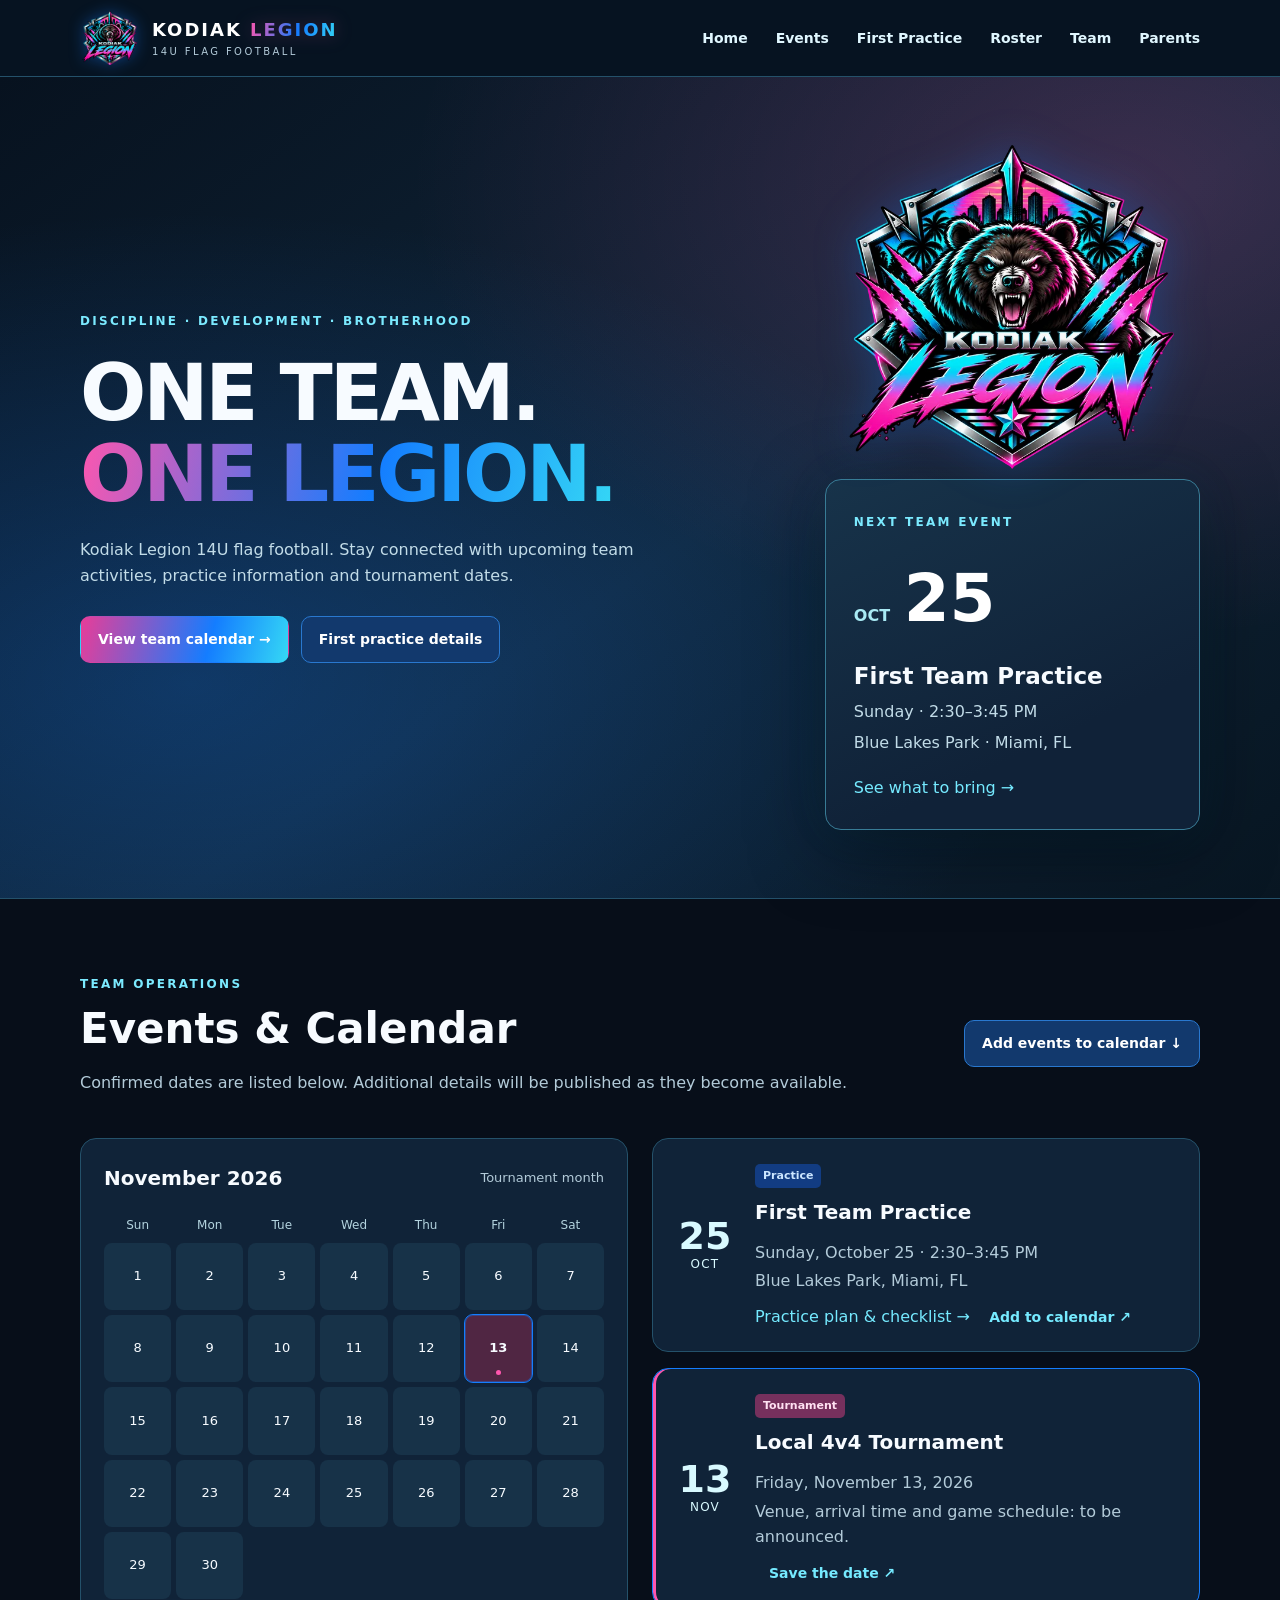
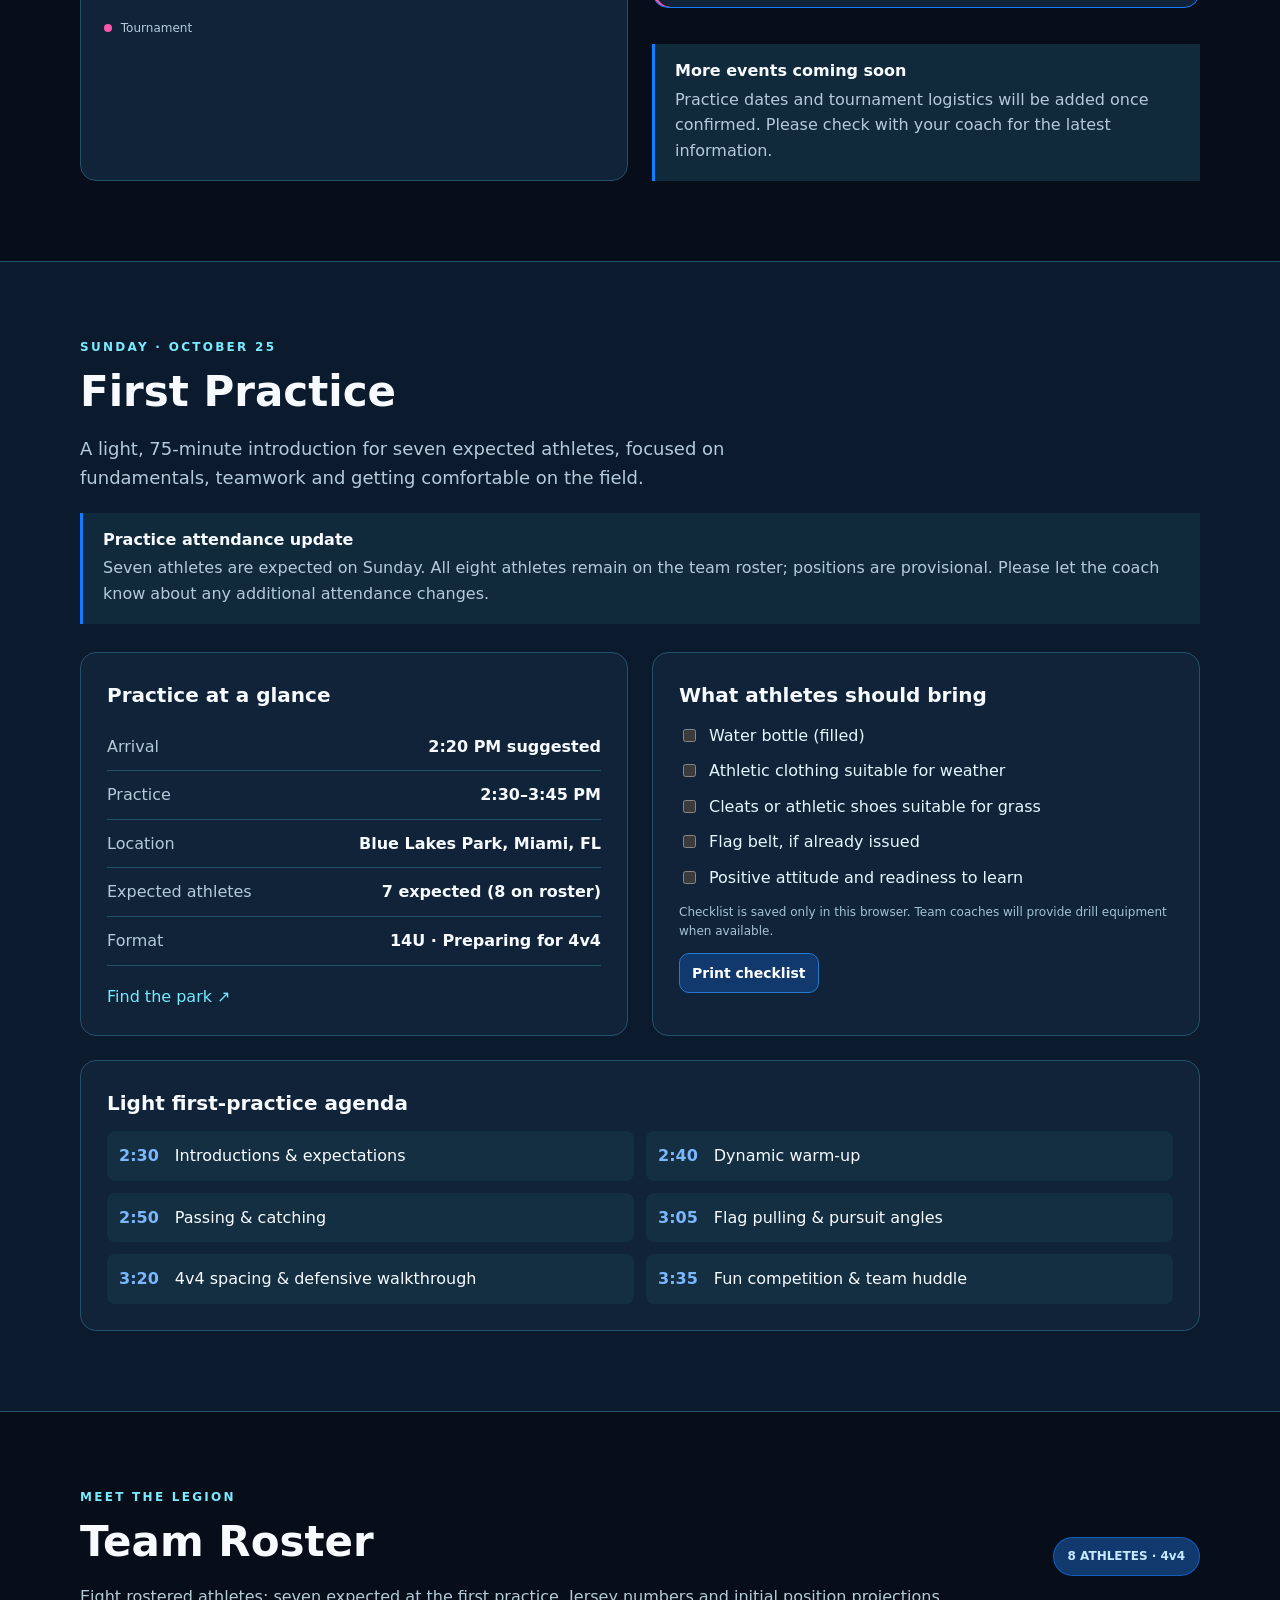
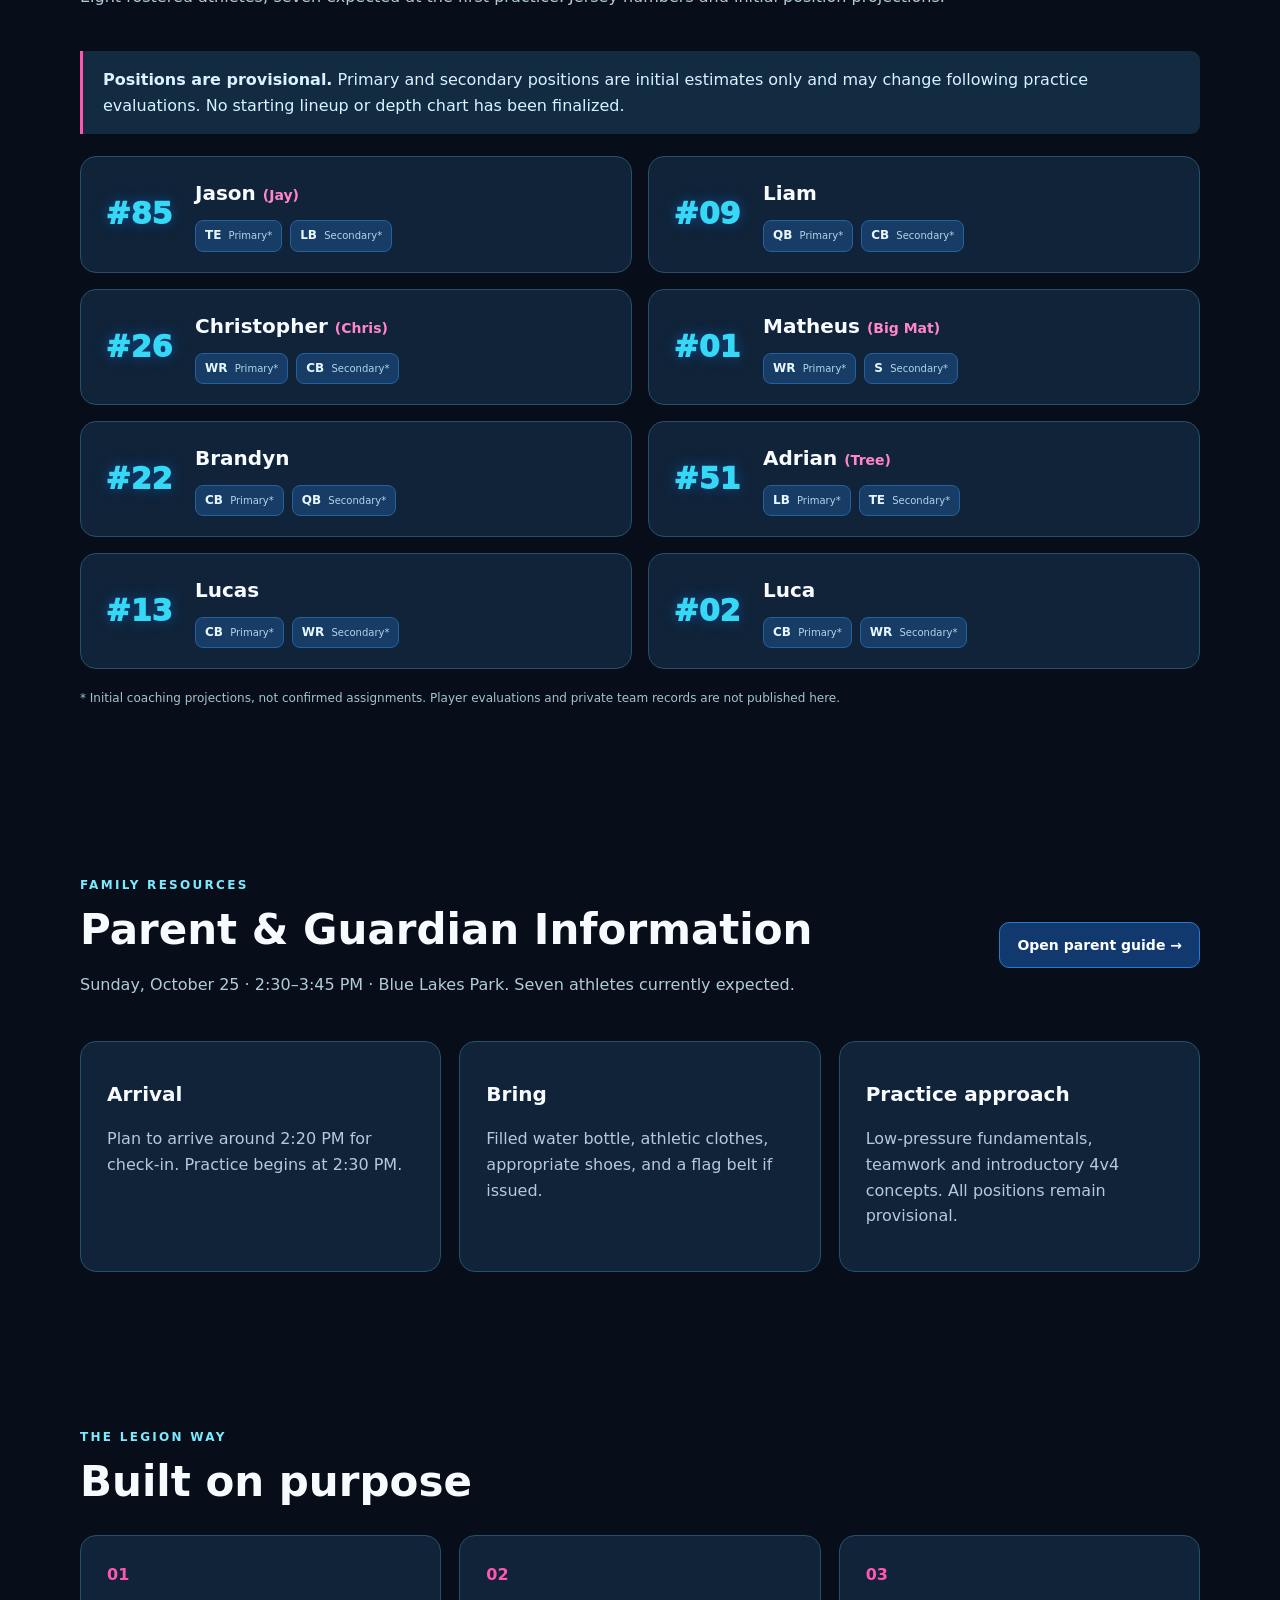
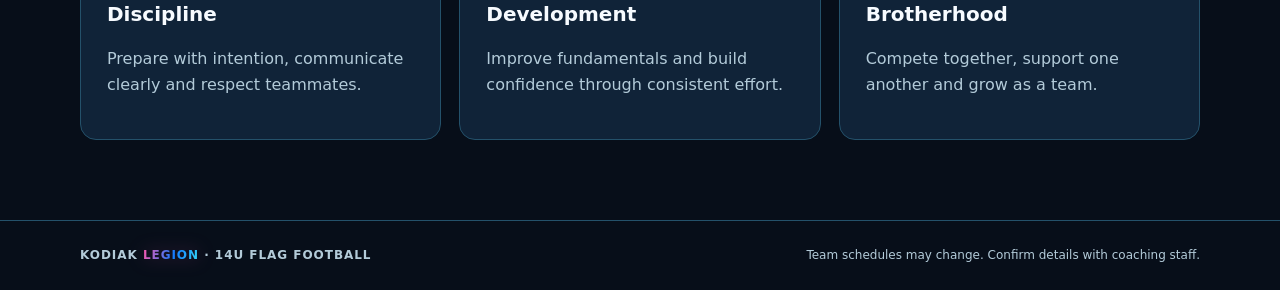
<file: index.html>
<!DOCTYPE html>
<html lang="en"><head><meta charset="utf-8"/><meta content="width=device-width,initial-scale=1" name="viewport"/><meta content="#071522" name="theme-color"/><meta content="Kodiak Legion 14U flag football team events, practice details and tournament schedule." name="description"/><title>Kodiak Legion | Team Hub</title><link href="assets/kodiak-legion-crest.png" rel="icon" type="image/png"/><meta content="assets/kodiak-legion-crest.png" property="og:image"/><link href="assets/style.css" rel="stylesheet"/></head><body>
<header class="site-header"><div class="wrap topbar"><a aria-label="Kodiak Legion home" class="brand" href="#home"><img alt="Kodiak Legion bear shield logo" class="brand-logo" height="55" src="assets/kodiak-legion-crest.png" width="60"/><span><strong>KODIAK <em>LEGION</em></strong><small>14U FLAG FOOTBALL</small></span></a><button aria-controls="nav" aria-expanded="false" class="menu" id="menu">☰ Menu</button><nav id="nav"><a href="#home">Home</a><a href="#events">Events</a><a href="#practice">First Practice</a><a href="#roster">Roster</a><a href="#about">Team</a><a href="parents.html">Parents</a></nav></div></header>
<main id="home"><section class="hero"><div class="wrap hero-grid"><div><div class="eyebrow">DISCIPLINE · DEVELOPMENT · BROTHERHOOD</div><h1>ONE TEAM.<br/><span>ONE LEGION.</span></h1><p>Kodiak Legion 14U flag football. Stay connected with upcoming team activities, practice information and tournament dates.</p><div class="actions"><a class="btn primary" href="#events">View team calendar →</a><a class="btn secondary" href="#practice">First practice details</a></div></div><div class="hero-right"><img alt="Kodiak Legion neon Miami Vice bear crest" class="hero-crest" src="assets/kodiak-legion-crest-hero.webp"/><div class="hero-panel"><span class="kicker">NEXT TEAM EVENT</span><div class="date-big">OCT <strong>25</strong></div><h2>First Team Practice</h2><p>Sunday · 2:30–3:45 PM</p><p>Blue Lakes Park · Miami, FL</p><a href="#practice">See what to bring →</a></div></div></div></section>
<section class="wrap section" id="events"><div class="section-head"><div><div class="eyebrow">TEAM OPERATIONS</div><h2>Events &amp; Calendar</h2><p>Confirmed dates are listed below. Additional details will be published as they become available.</p></div><button class="btn secondary" id="all-ics">Add events to calendar ↓</button></div><div class="calendar-layout"><div class="calendar card"><div class="cal-heading"><h3>November 2026</h3><span class="muted">Tournament month</span></div><div class="weekdays"><span>Sun</span><span>Mon</span><span>Tue</span><span>Wed</span><span>Thu</span><span>Fri</span><span>Sat</span></div><div aria-label="November 2026 calendar" class="days" id="calendar-grid"></div><div class="legend"><span><i class="dot tournament"></i> Tournament</span></div></div><div class="event-list"><article class="event card"><div class="event-date"><b>25</b><span>OCT</span></div><div><span class="tag">Practice</span><h3>First Team Practice</h3><p>Sunday, October 25 · 2:30–3:45 PM</p><p>Blue Lakes Park, Miami, FL</p><a href="#practice">Practice plan &amp; checklist →</a> <button class="text-button" data-ics="practice">Add to calendar ↗</button></div></article><article class="event card featured"><div class="event-date"><b>13</b><span>NOV</span></div><div><span class="tag orange">Tournament</span><h3>Local 4v4 Tournament</h3><p>Friday, November 13, 2026</p><p>Venue, arrival time and game schedule: to be announced.</p><button class="text-button" data-ics="tournament">Save the date ↗</button></div></article><div class="notice"><strong>More events coming soon</strong><p>Practice dates and tournament logistics will be added once confirmed. Please check with your coach for the latest information.</p></div></div></div></section>
<section class="section band" id="practice"><div class="wrap"><div class="eyebrow">SUNDAY · OCTOBER 25</div><h2>First Practice</h2><p class="lead">A light, 75-minute introduction for seven expected athletes, focused on fundamentals, teamwork and getting comfortable on the field.</p><div class="notice"><strong>Practice attendance update</strong><p>Seven athletes are expected on Sunday. All eight athletes remain on the team roster; positions are provisional. Please let the coach know about any additional attendance changes.</p></div><div class="practice-grid"><div class="card padded"><h3>Practice at a glance</h3><dl><div><dt>Arrival</dt><dd>2:20 PM suggested</dd></div><div><dt>Practice</dt><dd>2:30–3:45 PM</dd></div><div><dt>Location</dt><dd>Blue Lakes Park, Miami, FL</dd></div><div><dt>Expected athletes</dt><dd>7 expected (8 on roster)</dd></div><div><dt>Format</dt><dd>14U · Preparing for 4v4</dd></div></dl><a href="https://www.google.com/maps/search/?api=1&amp;query=Blue+Lakes+Park+Miami+FL" rel="noopener" target="_blank">Find the park ↗</a></div><div class="card padded"><h3>What athletes should bring</h3><div class="checklist" id="checklist"></div><p class="fine">Checklist is saved only in this browser. Team coaches will provide drill equipment when available.</p><button class="btn secondary small" id="print">Print checklist</button></div></div><div class="card padded agenda"><h3>Light first-practice agenda</h3><div class="agenda-grid"><div><b>2:30</b><span>Introductions &amp; expectations</span></div><div><b>2:40</b><span>Dynamic warm-up</span></div><div><b>2:50</b><span>Passing &amp; catching</span></div><div><b>3:05</b><span>Flag pulling &amp; pursuit angles</span></div><div><b>3:20</b><span>4v4 spacing &amp; defensive walkthrough</span></div><div><b>3:35</b><span>Fun competition &amp; team huddle</span></div></div></div></div></section>
<section class="wrap section" id="roster"><div class="section-head"><div><div class="eyebrow">MEET THE LEGION</div><h2>Team Roster</h2><p>Eight rostered athletes; seven expected at the first practice. Jersey numbers and initial position projections.</p></div><span class="roster-pill">8 ATHLETES · 4v4</span></div><div class="roster-notice"><strong>Positions are provisional.</strong> Primary and secondary positions are initial estimates only and may change following practice evaluations. No starting lineup or depth chart has been finalized.</div><div class="roster-grid"><article class="roster-card card"><div class="roster-number">#85</div><div class="roster-person"><h3>Jason <span class="roster-nickname">(Jay)</span></h3><div class="roster-positions"><span>TE <small>Primary*</small></span><span>LB <small>Secondary*</small></span></div></div></article><article class="roster-card card"><div class="roster-number">#09</div><div class="roster-person"><h3>Liam</h3><div class="roster-positions"><span>QB <small>Primary*</small></span><span>CB <small>Secondary*</small></span></div></div></article><article class="roster-card card"><div class="roster-number">#26</div><div class="roster-person"><h3>Christopher <span class="roster-nickname">(Chris)</span></h3><div class="roster-positions"><span>WR <small>Primary*</small></span><span>CB <small>Secondary*</small></span></div></div></article><article class="roster-card card"><div class="roster-number">#01</div><div class="roster-person"><h3>Matheus <span class="roster-nickname">(Big Mat)</span></h3><div class="roster-positions"><span>WR <small>Primary*</small></span><span>S <small>Secondary*</small></span></div></div></article><article class="roster-card card"><div class="roster-number">#22</div><div class="roster-person"><h3>Brandyn</h3><div class="roster-positions"><span>CB <small>Primary*</small></span><span>QB <small>Secondary*</small></span></div></div></article><article class="roster-card card"><div class="roster-number">#51</div><div class="roster-person"><h3>Adrian <span class="roster-nickname">(Tree)</span></h3><div class="roster-positions"><span>LB <small>Primary*</small></span><span>TE <small>Secondary*</small></span></div></div></article><article class="roster-card card"><div class="roster-number">#13</div><div class="roster-person"><h3>Lucas</h3><div class="roster-positions"><span>CB <small>Primary*</small></span><span>WR <small>Secondary*</small></span></div></div></article><article class="roster-card card"><div class="roster-number">#02</div><div class="roster-person"><h3>Luca</h3><div class="roster-positions"><span>CB <small>Primary*</small></span><span>WR <small>Secondary*</small></span></div></div></article></div><p class="fine roster-footnote">* Initial coaching projections, not confirmed assignments. Player evaluations and private team records are not published here.</p></section><section class="wrap section" id="parent-resources"><div class="section-head"><div><div class="eyebrow">FAMILY RESOURCES</div><h2>Parent &amp; Guardian Information</h2><p>Sunday, October 25 · 2:30–3:45 PM · Blue Lakes Park. Seven athletes currently expected.</p></div><a class="btn secondary" href="parents.html">Open parent guide →</a></div><div class="values"><article class="card padded"><h3>Arrival</h3><p>Plan to arrive around 2:20 PM for check-in. Practice begins at 2:30 PM.</p></article><article class="card padded"><h3>Bring</h3><p>Filled water bottle, athletic clothes, appropriate shoes, and a flag belt if issued.</p></article><article class="card padded"><h3>Practice approach</h3><p>Low-pressure fundamentals, teamwork and introductory 4v4 concepts. All positions remain provisional.</p></article></div></section><section class="wrap section" id="about"><div class="eyebrow">THE LEGION WAY</div><h2>Built on purpose</h2><div class="values"><article class="card padded"><span>01</span><h3>Discipline</h3><p>Prepare with intention, communicate clearly and respect teammates.</p></article><article class="card padded"><span>02</span><h3>Development</h3><p>Improve fundamentals and build confidence through consistent effort.</p></article><article class="card padded"><span>03</span><h3>Brotherhood</h3><p>Compete together, support one another and grow as a team.</p></article></div></section></main><footer><div class="wrap footer"><span>KODIAK <em>LEGION</em> · 14U FLAG FOOTBALL</span><span>Team schedules may change. Confirm details with coaching staff.</span></div></footer><script defer="" src="assets/app.js"></script></body></html>
</file>
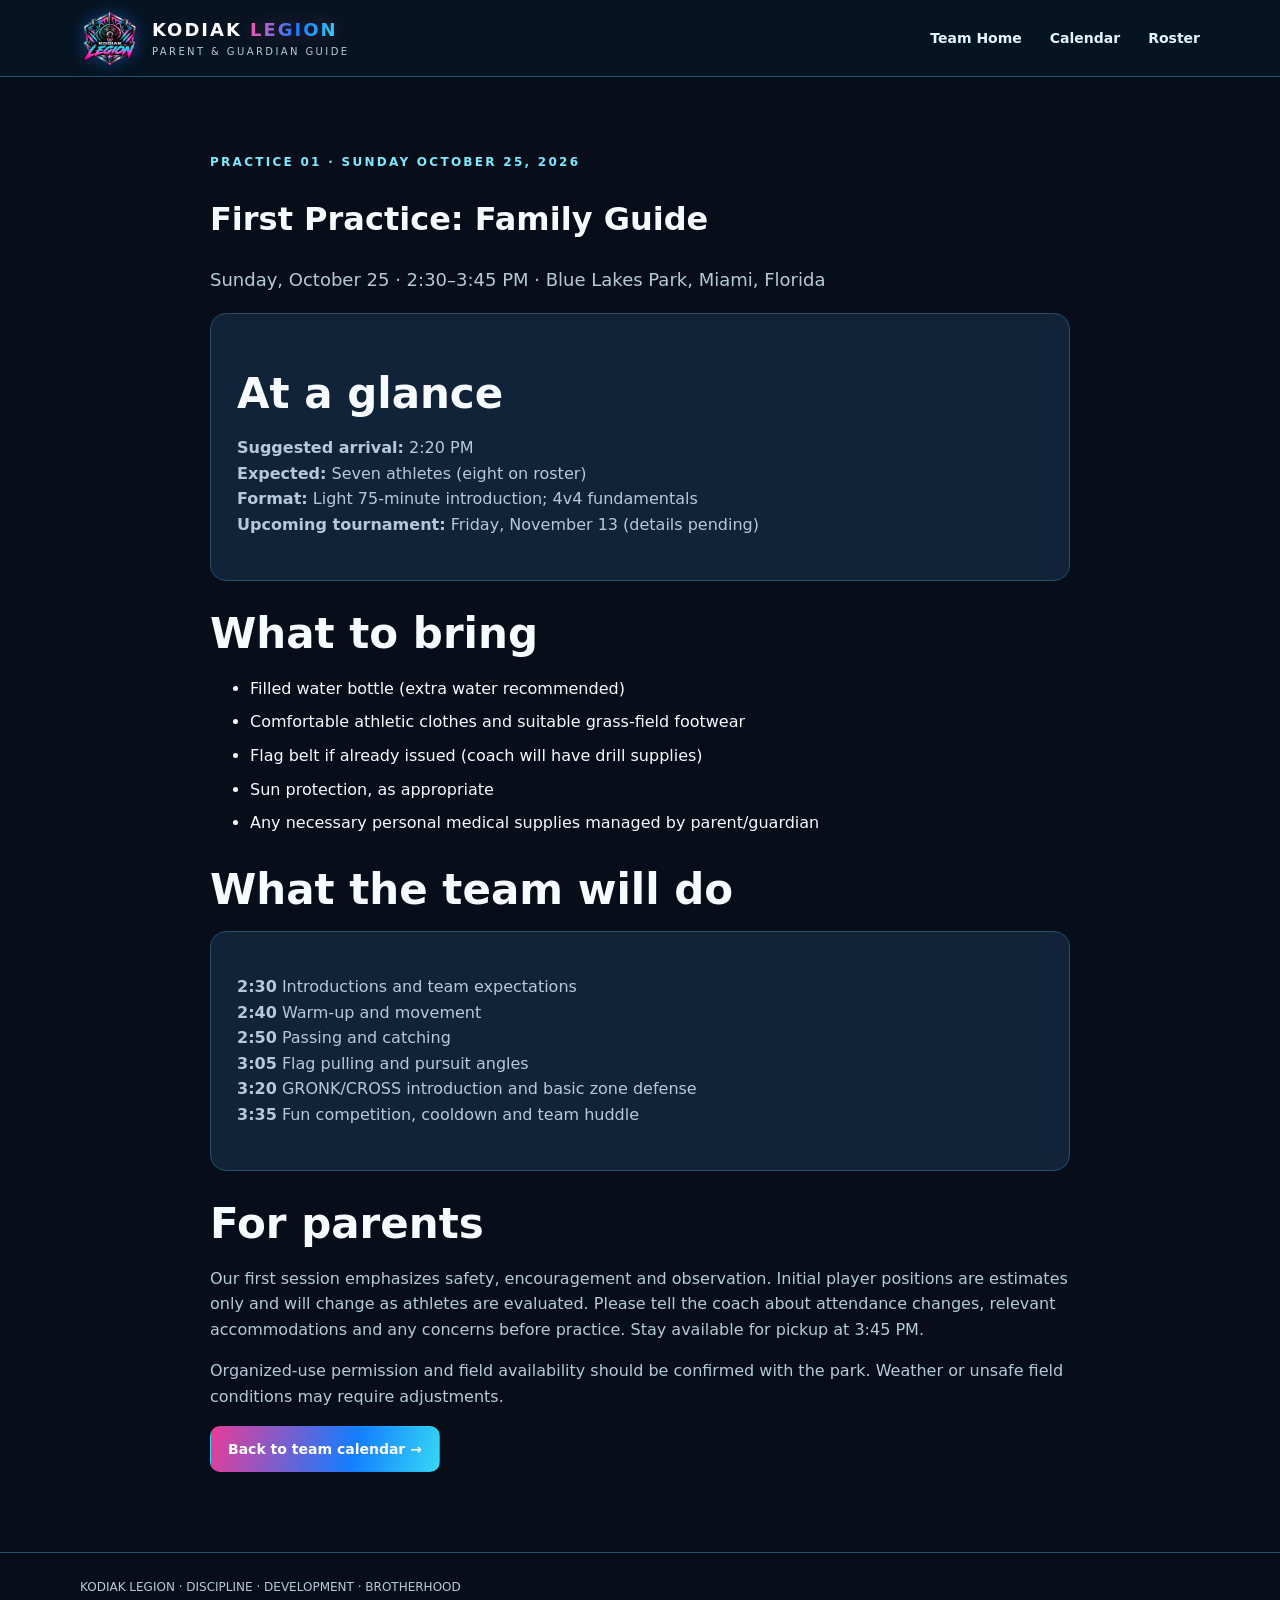
<file: parents.html>
<!doctype html><html lang="en"><head><meta charset="utf-8"><meta name="viewport" content="width=device-width,initial-scale=1"><meta name="theme-color" content="#070E19"><title>Kodiak Legion | Parent Guide</title><link rel="icon" href="assets/kodiak-legion-crest.png"><link rel="stylesheet" href="assets/style.css"></head><body><header class="site-header"><div class="wrap topbar"><a class="brand" href="index.html"><img class="brand-logo" src="assets/kodiak-legion-crest.png" alt="Kodiak Legion crest" width="60" height="55"><span><strong>KODIAK <em>LEGION</em></strong><small>PARENT & GUARDIAN GUIDE</small></span></a><nav id="nav"><a href="index.html">Team Home</a><a href="index.html#events">Calendar</a><a href="index.html#roster">Roster</a></nav></div></header><main class="wrap section parent-content"><div class="eyebrow">PRACTICE 01 · SUNDAY OCTOBER 25, 2026</div><h1>First Practice: Family Guide</h1><p class="lead">Sunday, October 25 · 2:30–3:45 PM · Blue Lakes Park, Miami, Florida</p><div class="card padded"><h2>At a glance</h2><p><strong>Suggested arrival:</strong> 2:20 PM<br><strong>Expected:</strong> Seven athletes (eight on roster)<br><strong>Format:</strong> Light 75-minute introduction; 4v4 fundamentals<br><strong>Upcoming tournament:</strong> Friday, November 13 (details pending)</p></div><h2>What to bring</h2><ul class="parent-list"><li>Filled water bottle (extra water recommended)</li><li>Comfortable athletic clothes and suitable grass-field footwear</li><li>Flag belt if already issued (coach will have drill supplies)</li><li>Sun protection, as appropriate</li><li>Any necessary personal medical supplies managed by parent/guardian</li></ul><h2>What the team will do</h2><div class="card padded"><p><strong>2:30</strong> Introductions and team expectations<br><strong>2:40</strong> Warm-up and movement<br><strong>2:50</strong> Passing and catching<br><strong>3:05</strong> Flag pulling and pursuit angles<br><strong>3:20</strong> GRONK/CROSS introduction and basic zone defense<br><strong>3:35</strong> Fun competition, cooldown and team huddle</p></div><h2>For parents</h2><p>Our first session emphasizes safety, encouragement and observation. Initial player positions are estimates only and will change as athletes are evaluated. Please tell the coach about attendance changes, relevant accommodations and any concerns before practice. Stay available for pickup at 3:45 PM.</p><p>Organized-use permission and field availability should be confirmed with the park. Weather or unsafe field conditions may require adjustments.</p><a class="btn primary" href="index.html#events">Back to team calendar →</a></main><footer><div class="wrap footer">KODIAK LEGION · DISCIPLINE · DEVELOPMENT · BROTHERHOOD</div></footer></body></html>
</file>
<file: assets/style.css>
:root{color-scheme:dark;--bg:#070e19;--panel:#102338;--panel2:#0b1c2e;--text:#f7fbff;--muted:#b3cbd9;--line:#24516a;--blue:#35d8f5;--electric:#147DFF;--pink:#ff56ae;--orange:#ffcb78}*{box-sizing:border-box}html{scroll-behavior:smooth}body{margin:0;background:var(--bg);color:var(--text);font:16px/1.6 system-ui,-apple-system,Segoe UI,Arial,sans-serif}a{color:#75eaff;text-decoration:none}a:hover{text-decoration:underline}button{font:inherit;cursor:pointer}.wrap{width:min(1120px,calc(100% - 40px));margin:auto}.site-header{position:sticky;top:0;background:#071522f2;border-bottom:1px solid var(--line);z-index:10;backdrop-filter:blur(10px)}.topbar{display:flex;align-items:center;justify-content:space-between;min-height:76px;gap:20px}.brand{display:flex;align-items:center;gap:12px;color:white}.brand strong{display:block;letter-spacing:.11em;font-size:18px}.brand small{display:block;font-size:10px;letter-spacing:.24em;color:var(--muted)}em{font-style:normal;background:linear-gradient(110deg,var(--pink),var(--blue));background-clip:text;-webkit-background-clip:text;color:transparent}.shield{width:43px;height:49px;display:grid;place-items:center;background:linear-gradient(140deg,#ff56ae,#35d8f5);border:2px solid #8ff4ff;clip-path:polygon(50% 0,100% 16%,94% 75%,50% 100%,6% 75%,0 16%);font-weight:900;color:#fff;font-size:13px}nav{display:flex;gap:28px}nav a{color:#e0f7ff;font-size:14px;font-weight:650}.menu{display:none;background:none;color:white;border:1px solid var(--line);padding:8px 12px;border-radius:8px}.hero{background:radial-gradient(ellipse at 85% 12%,#ff56ae30 0,transparent 47%),radial-gradient(ellipse at 14% 75%,#35d8f52b 0,transparent 54%),linear-gradient(145deg,#07121f,#10263a 55%,#081622);border-bottom:1px solid var(--line)}.hero-grid{min-height:460px;display:grid;grid-template-columns:1.3fr .7fr;gap:48px;align-items:center;padding:68px 0}.eyebrow,.kicker{font-size:12px;letter-spacing:.19em;font-weight:850;color:#7beaff}.hero h1{font-size:clamp(46px,6.4vw,78px);line-height:1.04;letter-spacing:-.04em;margin:22px 0}.hero h1 span{background:linear-gradient(90deg,var(--pink),var(--blue));background-clip:text;-webkit-background-clip:text;color:transparent}.hero p{color:#c2dce8;max-width:560px}.actions{display:flex;gap:12px;flex-wrap:wrap;margin-top:28px}.btn{display:inline-block;border-radius:10px;padding:11px 17px;font-size:14px;font-weight:800;border:1px solid var(--line);color:white}.btn.primary{background:linear-gradient(100deg,#ef3c9c,#13bcd8);border-color:transparent}.btn.secondary{background:#17344a;border-color:#39728b}.btn.small{padding:8px 12px}.hero-panel,.card{background:var(--panel);border:1px solid var(--line);border-radius:16px}.hero-panel{padding:28px;box-shadow:0 22px 70px #0005}.date-big{margin:12px 0;font-weight:800;color:#a9eaf4}.date-big strong{font-size:66px;color:white;margin-left:8px}.hero-panel h2{font-size:23px;margin:8px 0}.hero-panel p{margin:5px 0}.hero-panel a{display:inline-block;margin-top:15px}.section{padding-top:76px;padding-bottom:80px;scroll-margin-top:76px}h2{font-size:clamp(28px,4vw,42px);line-height:1.2;margin:10px 0 16px}h3{font-size:20px;margin:0 0 12px}p{color:var(--muted)}.section-head{display:flex;justify-content:space-between;align-items:center;gap:20px;margin-bottom:26px}.calendar-layout{display:grid;grid-template-columns:1fr 1fr;gap:24px}.calendar{padding:23px}.cal-heading{display:flex;align-items:center;justify-content:space-between;gap:10px}.cal-heading h3{margin:0}.muted{color:var(--muted);font-size:13px}.weekdays,.days{display:grid;grid-template-columns:repeat(7,1fr);text-align:center;gap:5px}.weekdays{margin-top:22px;color:#b4d4df;font-size:12px}.days{margin-top:8px}.day{aspect-ratio:1/1;display:flex;align-items:center;justify-content:center;border-radius:8px;background:#173248;font-size:13px;position:relative}.day.event{background:#502643;outline:1px solid #ff56ae;font-weight:800}.day.event:after{content:'';position:absolute;bottom:7px;width:5px;height:5px;background:var(--pink);border-radius:50%}.legend{display:flex;gap:12px;margin-top:20px;color:var(--muted);font-size:12px}.dot{display:inline-block;width:8px;height:8px;border-radius:50%;margin-right:5px}.dot.tournament{background:var(--pink)}.event-list{display:grid;gap:16px}.event{display:flex;gap:20px;padding:22px}.event.featured{border-color:#bc478d}.event-date{display:flex;flex-direction:column;align-items:center;justify-content:center;min-width:60px;color:#d9faff}.event-date b{font-size:38px;line-height:1}.event-date span{font-size:12px;letter-spacing:.1em}.event p{margin:3px 0}.tag{display:inline-block;font-size:11px;font-weight:800;color:#a9f5ff;background:#16516a;padding:3px 8px;border-radius:5px;margin-bottom:8px}.tag.orange{color:#ffe1f2;background:#76305d}.text-button{border:0;background:none;color:#75eaff;padding:0;margin:9px 0 0 14px;font-size:14px;font-weight:650}.notice{padding:14px 20px;border-left:3px solid var(--blue);background:#112a3b}.notice p{margin:3px 0}.band{background:#0b1b2d;border-top:1px solid var(--line);border-bottom:1px solid var(--line)}.lead{max-width:740px;font-size:18px}.practice-grid{display:grid;grid-template-columns:1fr 1fr;gap:24px;margin-top:28px}.padded{padding:26px}dl{margin:0 0 18px}dl div{display:flex;justify-content:space-between;gap:16px;padding:11px 0;border-bottom:1px solid var(--line)}dt{color:var(--muted)}dd{margin:0;text-align:right;font-weight:650}.checklist{display:grid;gap:10px}.checklist label{display:flex;align-items:flex-start;gap:10px;color:#e2f8ff}.checklist input{accent-color:#ff56ae;margin-top:6px}.fine{font-size:12px;color:#a4c3d1}.agenda{margin-top:24px}.agenda-grid{display:grid;grid-template-columns:1fr 1fr;gap:12px}.agenda-grid div{display:flex;gap:16px;background:#142e42;padding:12px;border-radius:8px}.agenda-grid b{color:#75eaff}.values{display:grid;grid-template-columns:repeat(3,1fr);gap:18px;margin-top:28px}.values article span{color:var(--pink);font-weight:800}.values article h3{margin-top:10px}.brand-note{margin-top:30px}footer{border-top:1px solid var(--line);padding:25px 0}.footer{display:flex;justify-content:space-between;gap:18px;flex-wrap:wrap;font-size:12px;color:var(--muted)}.footer span:first-child{font-weight:900;letter-spacing:.08em}@media(max-width:760px){.menu{display:block}nav{display:none;position:absolute;top:75px;left:0;right:0;background:#0b2234;padding:20px;flex-direction:column;gap:18px;border-bottom:1px solid var(--line)}nav.open{display:flex}.hero-grid,.calendar-layout,.practice-grid,.values{grid-template-columns:1fr}.hero-grid{gap:25px;padding:45px 0}.section{padding:50px 0}.section-head{align-items:flex-start;flex-direction:column}.agenda-grid{grid-template-columns:1fr}.hero h1{font-size:48px}.event{gap:12px;padding:16px}.text-button{margin-left:0;display:block}}@media print{.site-header,.hero,.section-head button,.text-button,.btn,footer,#events,#about{display:none!important}body,.band{background:white;color:black}.card{border:1px solid #999;background:white;color:black}.section{padding:10px 0}.practice-grid{grid-template-columns:1fr 1fr}p,.fine{color:#444}}

/* Miami Vice finishing touches: vivid neon highlights on a deep ocean-navy base. */
::selection{background:#ff56ae;color:#07121f}
a:focus-visible,button:focus-visible,input:focus-visible{outline:3px solid #35d8f5;outline-offset:3px}
.hero-panel{background:linear-gradient(155deg,#17334a,#102238 70%);border-color:#387c96;box-shadow:0 18px 70px #02081280,0 0 48px #35d8f510}
.btn.primary:hover{filter:brightness(1.13);text-decoration:none}
.btn.secondary:hover{background:#20465d;text-decoration:none}
.card.featured{box-shadow:inset 3px 0 0 var(--pink)}
.brand em,.footer em{filter:drop-shadow(0 0 9px #ff56ae44)}
@media(prefers-reduced-motion:no-preference){.btn{transition:filter .18s ease,background .18s ease}}

/* V6.3: Electric Blue completes the Miami Vice palette. */
.hero{background:radial-gradient(ellipse at 88% 13%,#ff56ae2e 0,transparent 45%),radial-gradient(ellipse at 15% 74%,#147dff40 0,transparent 55%),linear-gradient(145deg,#07121f,#10263a 55%,#081622)}
.hero h1 span,em{background-image:linear-gradient(105deg,var(--pink) 0%,var(--electric) 55%,var(--blue) 100%)}
.shield{background:linear-gradient(145deg,var(--pink),var(--electric) 58%,var(--blue));border-color:var(--blue)}
.btn.primary{background:linear-gradient(105deg,#e83d98 0%,var(--electric) 62%,#35d8f5 100%)}
.btn.secondary{background:#12396d;border-color:#2978cf}
.btn.secondary:hover{background:#174b8f}
.day.event{outline-color:var(--electric);box-shadow:inset 0 0 0 1px #147dff55}
.event.featured{border-color:var(--electric)}
.notice{border-left-color:var(--electric)}
.tag{background:#123c82;color:#cce6ff}
.agenda-grid b{color:#7bb7ff}
:where(a,button,input):focus-visible{outline-color:var(--electric)}

/* V6.4: Official neon Kodiak Legion crest */
.brand-logo{width:60px;height:60px;object-fit:contain;flex-shrink:0;filter:drop-shadow(0 0 8px #147dff66)}
.hero-right{display:flex;flex-direction:column;align-items:center;gap:10px;min-width:0}
.hero-crest{display:block;width:min(100%,355px);height:auto;object-fit:contain;filter:drop-shadow(0 0 22px #147dff45)}
.hero-right .hero-panel{width:100%}
@media(max-width:760px){.brand-logo{width:49px;height:49px}.brand strong{font-size:15px}.hero-crest{width:min(78vw,300px)}.hero-grid{gap:18px}}
@media print{.hero-crest{display:none}}

/* V6.7: Public roster, with provisional positions */
.roster-pill{border:1px solid #147dff88;color:#c5e9ff;background:#12396d;border-radius:999px;padding:9px 14px;font-weight:800;font-size:12px;white-space:nowrap}.roster-notice{border-left:3px solid var(--pink);background:#122b40;padding:16px 20px;margin:0 0 22px;border-radius:0 9px 9px 0;color:#d8f3ff}.roster-grid{display:grid;grid-template-columns:repeat(2,minmax(0,1fr));gap:16px}.roster-card{display:flex;align-items:center;gap:18px;padding:20px;min-width:0}.roster-number{min-width:76px;text-align:center;font-size:30px;font-weight:950;color:#35d8f5;text-shadow:0 0 14px #147dff70}.roster-person{min-width:0}.roster-person h3{margin:0 0 11px;font-size:20px}.roster-nickname{color:#ff86c7;font-size:14px;font-weight:600}.roster-positions{display:flex;flex-wrap:wrap;gap:8px}.roster-positions span{background:#173c65;border:1px solid #2461a0;color:#e7f7ff;border-radius:8px;padding:5px 9px;font-weight:750;font-size:12px}.roster-positions small{font-weight:500;color:#b4d5e8;margin-left:3px}.roster-footnote{margin-top:20px}@media(max-width:760px){.roster-grid{grid-template-columns:1fr}.roster-card{padding:15px}.roster-number{min-width:62px;font-size:26px}}@media print{#roster{display:none!important}}

/* V6.8 family updates */
.notice{margin-top:1.25rem}.parent-list li{margin:.5rem 0}.parent-content{max-width:860px;margin:auto}.parent-content h2{margin-top:1.8rem}.parent-content .card{margin:1rem 0}.back-link{display:inline-block;margin:1.2rem 0;color:#35D8F5}
</file>
